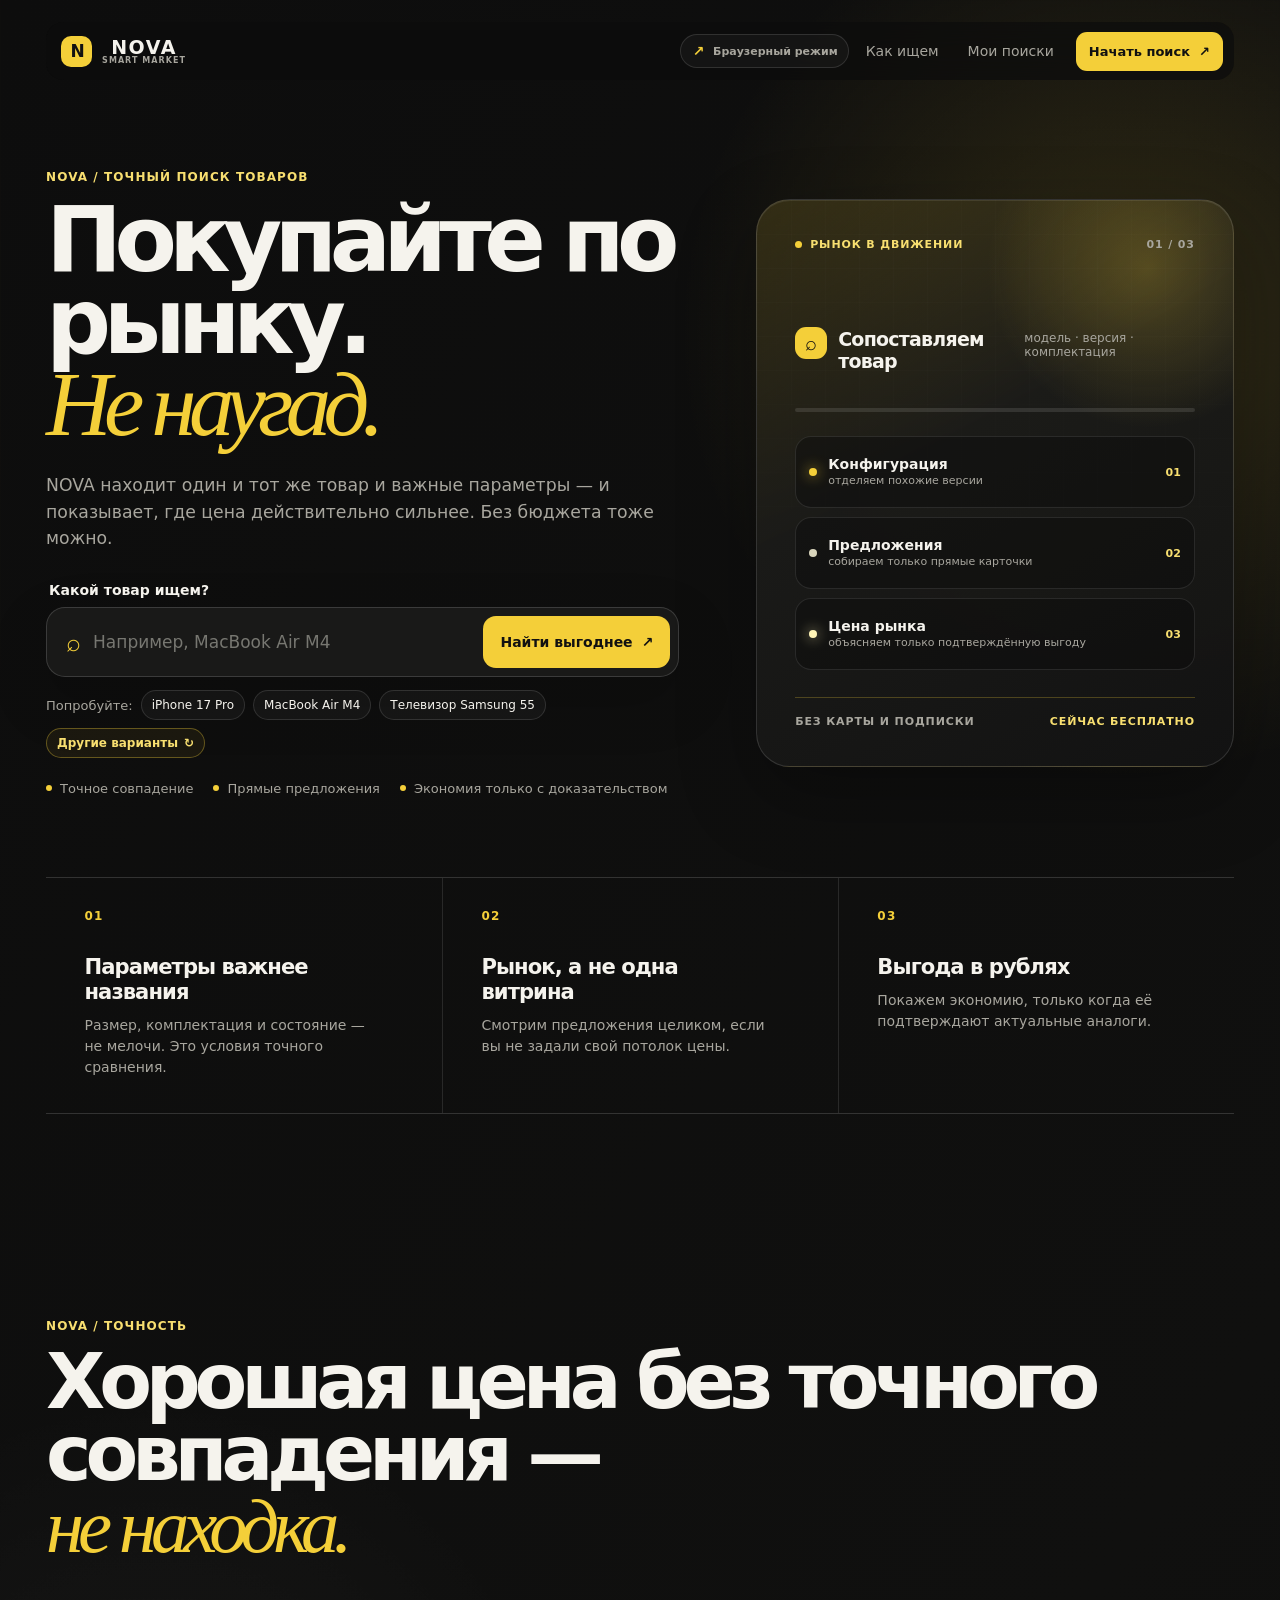
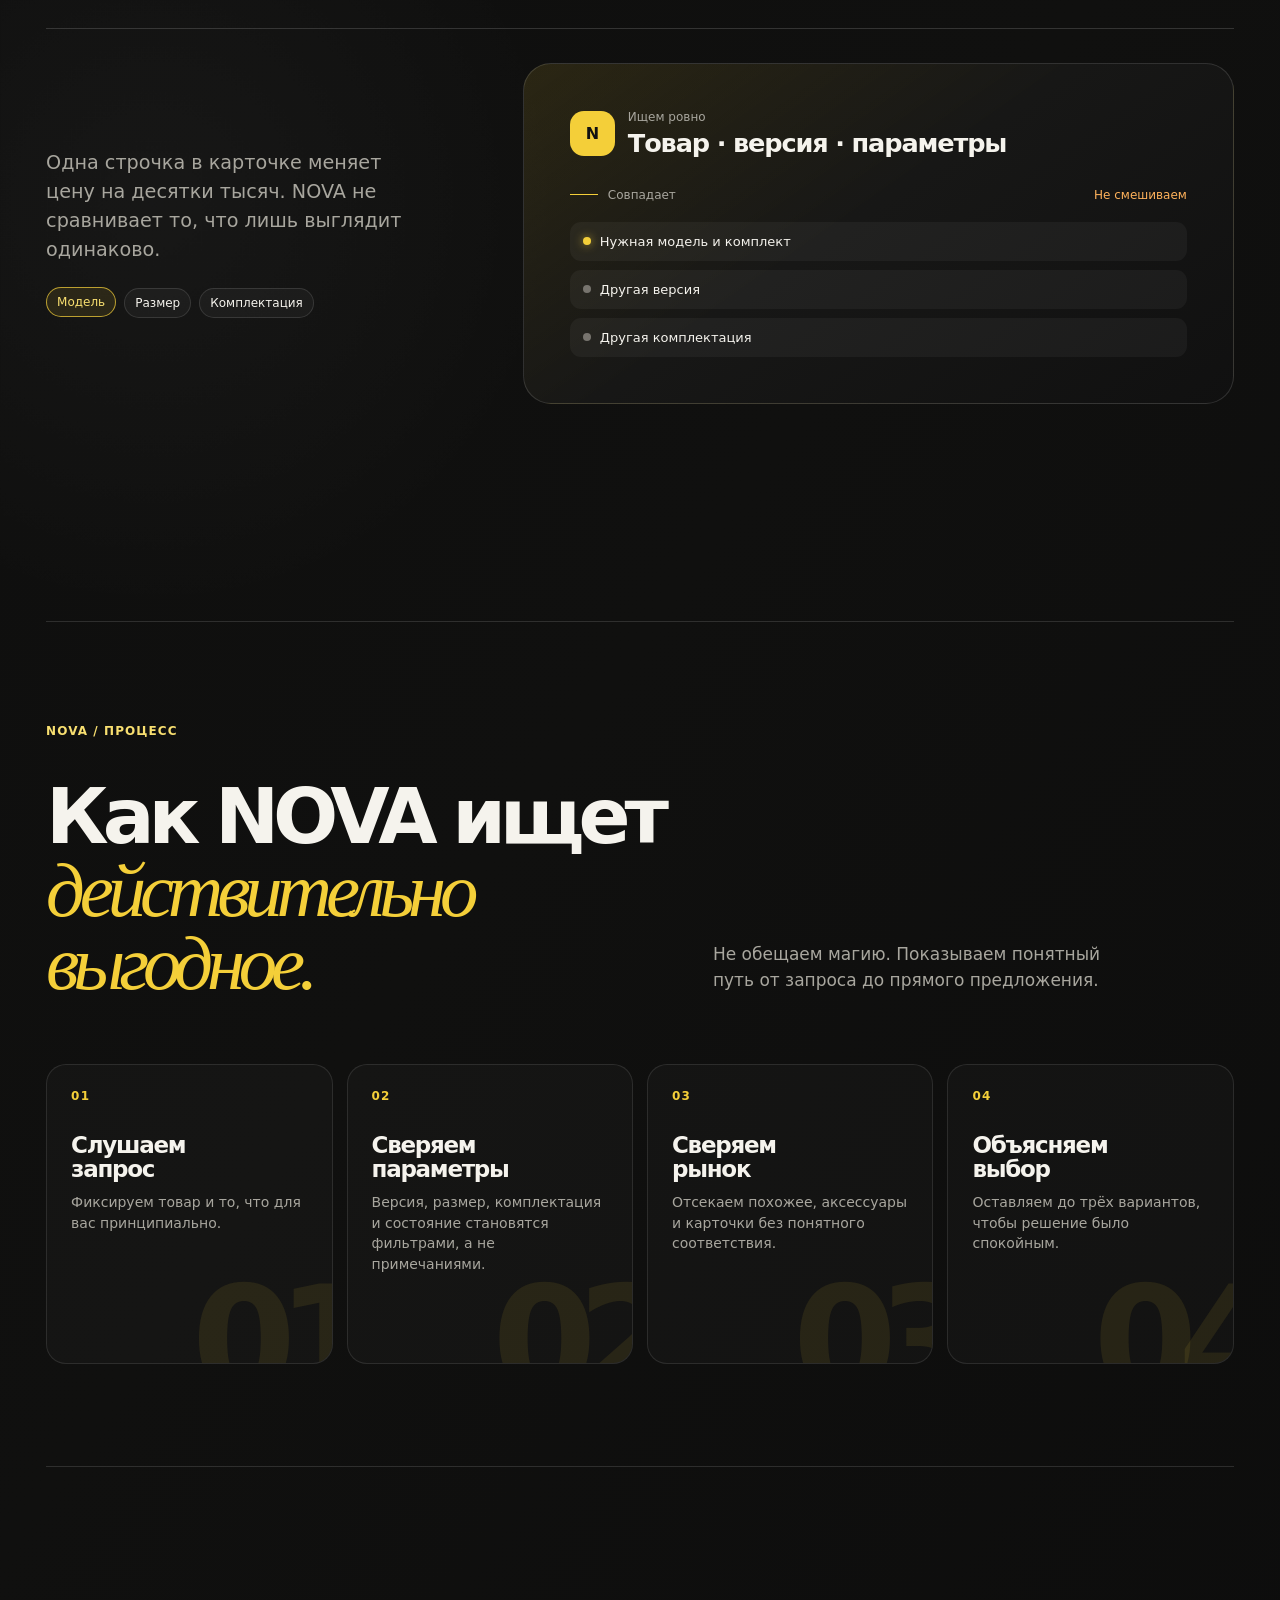
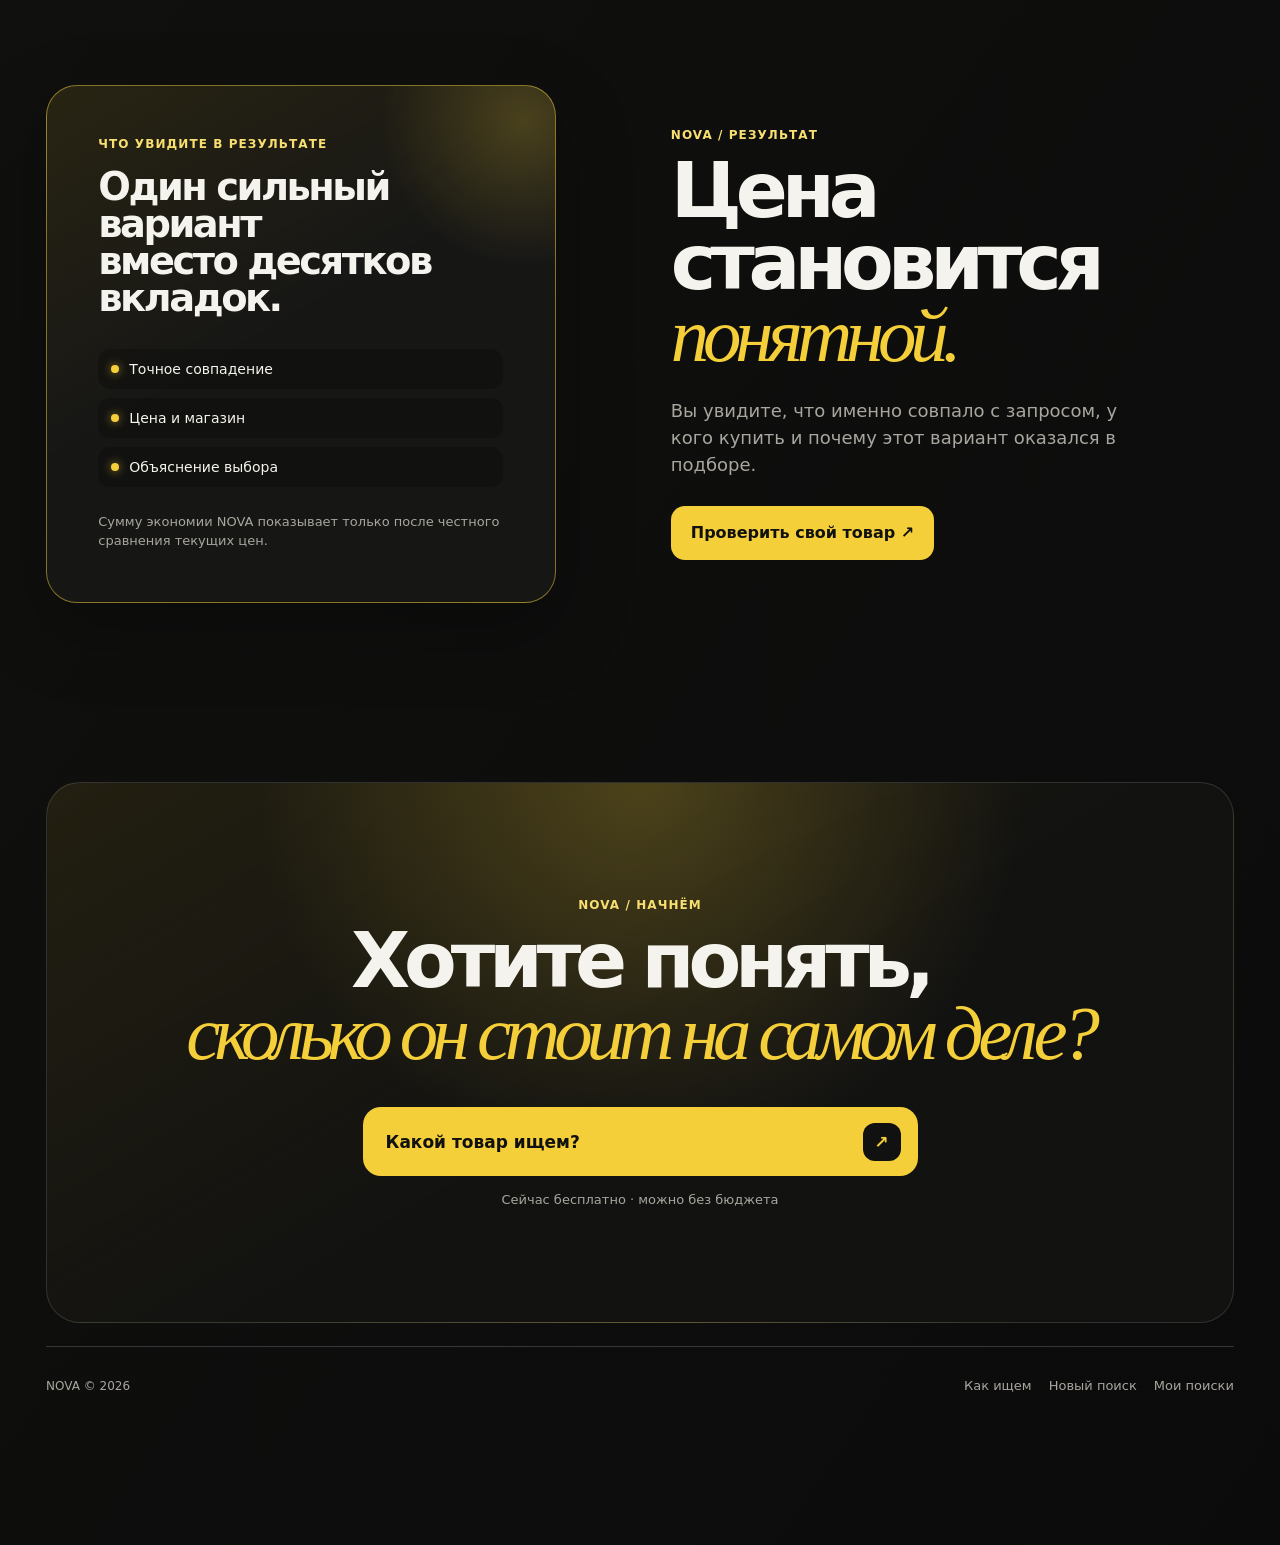
<file: web/index.html>
<!doctype html>
<html lang="ru">
  <head>
    <meta charset="UTF-8" />
    <meta name="viewport" content="width=device-width, initial-scale=1" />
    <meta name="theme-color" content="#101010" />
    <meta
      name="description"
      content="NOVA — спокойный поиск точных товаров ниже рынка."
    />
    <link rel="manifest" href="manifest.webmanifest" />
    <link rel="icon" href="icon.svg" type="image/svg+xml" />
    <link rel="apple-touch-icon" href="icon.svg" />
    <link rel="stylesheet" href="styles.css?v=13" />
    <title>NOVA — smart market</title>
  </head>
  <body>
    <a class="skip-link" href="#app">К содержанию</a>
    <div id="app" class="app-shell" aria-live="polite"></div>
    <!-- The browser app must never wait for Telegram's optional SDK. -->
    <script src="app.js?v=13" defer></script>
    <script
      src="https://telegram.org/js/telegram-web-app.js?61"
      async
      onload="window.dispatchEvent(new Event('telegram-web-app-ready'))"
    ></script>
  </body>
</html>
</file>
<file: web/styles.css>
:root {
  color-scheme: dark;
  --bg: #0d0d0d;
  --surface: #171717;
  --surface-raised: #202020;
  --surface-soft: #292929;
  --text: #f5f3ed;
  --muted: #a8a69e;
  --line: #373737;
  --yellow: #f4cf39;
  --yellow-soft: #f8df70;
  --black: #111111;
  --good: #b9e46b;
  --warn: #ffb25b;
  --danger: #f18b7e;
  --radius-lg: 28px;
  --radius-md: 18px;
  font-family: Inter, ui-sans-serif, system-ui, -apple-system, BlinkMacSystemFont, "Segoe UI", sans-serif;
}

* {
  box-sizing: border-box;
}

html {
  min-width: 320px;
  background: var(--bg);
}

body {
  min-width: 320px;
  min-height: 100vh;
  margin: 0;
  color: var(--text);
  background:
    radial-gradient(circle at 92% 0%, rgba(244, 207, 57, 0.13), transparent 22rem),
    linear-gradient(160deg, #111111 0%, var(--bg) 56%);
}

button,
input,
textarea {
  font: inherit;
}

button {
  cursor: pointer;
}

button:focus-visible,
input:focus-visible,
textarea:focus-visible {
  outline: 3px solid var(--yellow-soft);
  outline-offset: 3px;
}

.skip-link {
  position: absolute;
  z-index: 20;
  left: 16px;
  top: -48px;
  padding: 9px 12px;
  border-radius: 8px;
  color: var(--black);
  background: var(--yellow);
}

.skip-link:focus {
  top: 12px;
}

.app-shell {
  width: min(100%, 1180px);
  min-height: 100vh;
  margin: 0 auto;
  padding: 22px 24px 104px;
}

.topbar,
.topbar__right,
.brand,
.hero__meta,
.stepper,
.summary-row,
.request-meta,
.result-card__top,
.bottom-nav {
  display: flex;
  align-items: center;
}

.topbar {
  justify-content: space-between;
  gap: 16px;
  min-height: 44px;
}

.topbar__right {
  gap: 10px;
}

.brand {
  gap: 10px;
  min-width: 0;
  border: 0;
  padding: 0;
  color: var(--text);
  background: transparent;
  font-weight: 750;
  letter-spacing: -0.04em;
}

.brand__mark {
  display: grid;
  width: 31px;
  height: 31px;
  place-items: center;
  border-radius: 10px;
  color: var(--black);
  background: var(--yellow);
  font-size: 17px;
  letter-spacing: -0.12em;
}

.brand__wordmark {
  display: grid;
  gap: 1px;
  font-size: 19px;
  font-weight: 840;
  letter-spacing: 0.08em;
  line-height: 0.95;
}

.brand__wordmark small {
  color: var(--muted);
  font-size: 8px;
  font-weight: 680;
  letter-spacing: 0.13em;
  text-transform: uppercase;
}

.nav-button,
.text-button {
  border: 0;
  padding: 9px 11px;
  border-radius: 10px;
  color: var(--muted);
  background: transparent;
  font-size: 14px;
}

.nav-button:hover,
.text-button:hover {
  color: var(--text);
  background: rgba(255, 255, 255, 0.05);
}

.page {
  animation: enter 200ms ease-out;
}

@keyframes enter {
  from { opacity: 0; transform: translateY(5px); }
  to { opacity: 1; transform: translateY(0); }
}

.hero {
  display: grid;
  grid-template-columns: minmax(0, 1.35fr) minmax(300px, 0.65fr);
  gap: 26px;
  align-items: stretch;
  min-height: 570px;
  padding: 112px 0 74px;
}

.eyebrow,
.section-label,
.status-label,
.role-label {
  margin: 0;
  color: var(--yellow-soft);
  font-size: 12px;
  font-weight: 760;
  letter-spacing: 0.09em;
  text-transform: uppercase;
}

h1,
h2,
h3,
p {
  margin-top: 0;
}

h1 {
  max-width: 690px;
  margin: 14px 0 22px;
  font-size: clamp(50px, 7.4vw, 92px);
  line-height: 0.97;
  letter-spacing: -0.075em;
}

h2 {
  margin-bottom: 10px;
  font-size: clamp(28px, 4.2vw, 43px);
  line-height: 1;
  letter-spacing: -0.055em;
}

h3 {
  margin-bottom: 7px;
  font-size: 18px;
  letter-spacing: -0.025em;
}

.lead {
  max-width: 550px;
  margin-bottom: 26px;
  color: var(--muted);
  font-size: 18px;
  line-height: 1.55;
}

.hero__meta {
  flex-wrap: wrap;
  gap: 18px;
  margin-top: 20px;
  color: var(--muted);
  font-size: 14px;
}

.hero__meta span::before {
  display: inline-block;
  width: 6px;
  height: 6px;
  margin: 0 8px 2px 0;
  border-radius: 50%;
  content: "";
  background: var(--yellow);
}

.price-card,
.panel,
.request-card,
.result-card,
.empty-state,
.local-note {
  border: 1px solid var(--line);
  border-radius: var(--radius-lg);
  background: rgba(23, 23, 23, 0.92);
}

.price-card {
  display: flex;
  min-height: 315px;
  flex-direction: column;
  justify-content: space-between;
  padding: 28px;
  background:
    linear-gradient(145deg, rgba(244, 207, 57, 0.16), rgba(23, 23, 23, 0.92) 60%),
    var(--surface);
}

.price-card__amount {
  margin: 6px 0 6px;
  color: var(--yellow);
  font-size: clamp(42px, 6vw, 67px);
  font-weight: 760;
  line-height: 0.9;
  letter-spacing: -0.08em;
}

.price-card__amount small {
  font-size: 0.38em;
  letter-spacing: -0.04em;
}

.price-card__text,
.muted,
.panel__intro,
.helper,
.result-card__description,
.request-card p,
.local-note p {
  margin-bottom: 0;
  color: var(--muted);
  line-height: 1.5;
}

.price-card__foot {
  padding-top: 16px;
  border-top: 1px solid rgba(244, 207, 57, 0.32);
  color: var(--yellow-soft);
  font-size: 14px;
}

.button-row {
  display: flex;
  flex-wrap: wrap;
  gap: 11px;
}

.button {
  min-height: 48px;
  border: 1px solid transparent;
  border-radius: 14px;
  padding: 12px 17px;
  font-weight: 720;
  transition: transform 150ms ease, background 150ms ease, border-color 150ms ease;
}

.button:hover {
  transform: translateY(-1px);
}

.button--primary {
  color: var(--black);
  background: var(--yellow);
}

.button--primary:hover {
  background: #ffe36a;
}

.button--secondary {
  border-color: var(--line);
  color: var(--text);
  background: var(--surface-raised);
}

.button--secondary:hover {
  border-color: #575757;
  background: var(--surface-soft);
}

.button--wide {
  width: 100%;
}

.benefits {
  display: grid;
  grid-template-columns: repeat(3, 1fr);
  gap: 12px;
  margin-bottom: 44px;
}

.site-footer {
  display: flex;
  flex-wrap: wrap;
  gap: 8px;
  margin: 18px 0 34px;
  padding-top: 18px;
  border-top: 1px solid var(--line);
}

.site-footer button {
  border: 0;
  padding: 6px 0;
  color: var(--muted);
  background: transparent;
  font-size: 13px;
}

.site-footer button + button::before {
  margin: 0 10px 0 8px;
  color: var(--yellow);
  content: "+";
}

.benefit {
  padding: 16px 0;
  border-top: 1px solid var(--line);
}

.benefit strong,
.benefit span {
  display: block;
}

.benefit strong {
  margin-bottom: 5px;
  font-size: 15px;
}

.benefit span {
  color: var(--muted);
  font-size: 14px;
  line-height: 1.45;
}

.panel {
  width: min(100%, 760px);
  margin: 58px auto 0;
  padding: clamp(22px, 5vw, 38px);
}

.panel--wide {
  width: min(100%, 930px);
}

.panel__head {
  margin-bottom: 28px;
}

.stepper {
  gap: 8px;
  margin-bottom: 28px;
}

.step {
  width: 100%;
  height: 4px;
  border-radius: 10px;
  background: var(--surface-soft);
}

.step--active,
.step--done {
  background: var(--yellow);
}

.choice-grid {
  display: grid;
  grid-template-columns: repeat(2, 1fr);
  gap: 10px;
}

.choice {
  display: flex;
  min-height: 86px;
  align-items: center;
  gap: 12px;
  border: 1px solid var(--line);
  border-radius: var(--radius-md);
  padding: 15px;
  color: var(--text);
  background: var(--surface);
  text-align: left;
}

.choice:hover {
  border-color: #606060;
  background: var(--surface-raised);
}

.choice--selected {
  border-color: var(--yellow);
  background: rgba(244, 207, 57, 0.11);
}

.choice__icon {
  display: grid;
  width: 38px;
  height: 38px;
  flex: 0 0 auto;
  place-items: center;
  border-radius: 12px;
  background: var(--surface-soft);
  font-size: 19px;
}

.choice--selected .choice__icon {
  background: var(--yellow);
}

.choice strong,
.choice small {
  display: block;
}

.choice strong {
  font-size: 15px;
}

.choice small {
  margin-top: 3px;
  color: var(--muted);
  font-size: 12px;
}

.form-grid {
  display: grid;
  grid-template-columns: 1fr 1fr;
  gap: 16px;
}

.form-field {
  display: grid;
  gap: 8px;
}

.form-field--wide {
  grid-column: 1 / -1;
}

.spec-section + .spec-section {
  margin-top: 24px;
}

.field-label {
  margin: 0 0 9px;
  color: var(--muted);
  font-size: 14px;
  font-weight: 650;
}

.spec-choice-grid {
  display: grid;
  grid-template-columns: repeat(3, 1fr);
  gap: 9px;
}

.spec-choice-grid--two {
  grid-template-columns: repeat(2, 1fr);
}

.spec-choice {
  min-height: 76px;
  border: 1px solid var(--line);
  border-radius: 14px;
  padding: 12px;
  color: var(--text);
  background: var(--surface);
  text-align: left;
}

.spec-choice:hover {
  border-color: #606060;
  background: var(--surface-raised);
}

.spec-choice--selected {
  border-color: var(--yellow);
  background: rgba(244, 207, 57, 0.11);
}

.spec-choice strong,
.spec-choice small {
  display: block;
}

.spec-choice strong {
  font-size: 14px;
}

.spec-choice small {
  margin-top: 4px;
  color: var(--muted);
  font-size: 11px;
  line-height: 1.25;
}

label {
  color: var(--muted);
  font-size: 14px;
  font-weight: 650;
}

.field-optional {
  color: var(--yellow-soft);
  font-size: 11px;
  font-weight: 600;
}

input,
textarea {
  width: 100%;
  border: 1px solid var(--line);
  border-radius: 14px;
  padding: 14px 15px;
  color: var(--text);
  background: var(--black);
}

input::placeholder,
textarea::placeholder {
  color: #777771;
}

input:focus,
textarea:focus {
  border-color: var(--yellow);
}

.priority-list {
  display: grid;
  gap: 10px;
}

.priority {
  display: flex;
  align-items: center;
  justify-content: space-between;
  gap: 16px;
  width: 100%;
  border: 1px solid var(--line);
  border-radius: var(--radius-md);
  padding: 16px;
  color: var(--text);
  background: var(--surface);
  text-align: left;
}

.priority:hover {
  border-color: #606060;
}

.priority--selected {
  border-color: var(--yellow);
  background: rgba(244, 207, 57, 0.11);
}

.priority__title,
.priority__text {
  display: block;
}

.priority__text {
  margin-top: 4px;
  color: var(--muted);
  font-size: 14px;
  line-height: 1.35;
}

.priority__check {
  display: grid;
  width: 24px;
  height: 24px;
  flex: 0 0 auto;
  place-items: center;
  border: 1px solid var(--line);
  border-radius: 50%;
  color: var(--black);
}

.priority--selected .priority__check {
  border-color: var(--yellow);
  background: var(--yellow);
}

.wizard-actions {
  display: flex;
  justify-content: space-between;
  gap: 12px;
  margin-top: 28px;
}

.summary-list {
  display: grid;
  gap: 0;
  margin: 0;
}

.summary-row {
  justify-content: space-between;
  gap: 14px;
  padding: 14px 0;
  border-bottom: 1px solid var(--line);
}

.summary-row dt {
  color: var(--muted);
  font-size: 14px;
}

.summary-row dd {
  margin: 0;
  text-align: right;
  font-weight: 650;
}

.summary-row--price dd {
  color: var(--yellow);
  font-size: 20px;
}

.local-note {
  margin: 20px 0;
  padding: 15px 16px;
  border-radius: var(--radius-md);
  background: rgba(244, 207, 57, 0.08);
}

.local-note strong {
  color: var(--yellow-soft);
}

.saved-icon {
  display: grid;
  width: 64px;
  height: 64px;
  margin-bottom: 22px;
  place-items: center;
  border-radius: 22px;
  color: var(--black);
  background: var(--yellow);
  font-size: 30px;
}

.screen-head {
  margin: 66px 0 25px;
}

.screen-head--split {
  display: flex;
  align-items: end;
  justify-content: space-between;
  gap: 16px;
}

.request-list,
.result-list {
  display: grid;
  gap: 12px;
}

.request-card,
.result-card,
.empty-state {
  padding: 21px;
}

.request-card__title {
  margin-bottom: 7px;
}

.request-meta {
  flex-wrap: wrap;
  gap: 8px 14px;
  margin-top: 17px;
  color: var(--muted);
  font-size: 14px;
}

.request-meta strong {
  color: var(--yellow-soft);
}

.tag {
  padding: 5px 8px;
  border-radius: 8px;
  color: var(--yellow-soft);
  background: rgba(244, 207, 57, 0.11);
  font-size: 12px;
  font-weight: 680;
}

.demo-notice {
  margin: 20px 0 24px;
  padding: 13px 15px;
  border-left: 2px solid var(--yellow);
  color: var(--muted);
  background: rgba(244, 207, 57, 0.07);
  font-size: 14px;
  line-height: 1.45;
}

.result-card {
  position: relative;
  overflow: hidden;
}

.result-card--best {
  border-color: rgba(244, 207, 57, 0.58);
}

.result-card--caution {
  border-color: rgba(255, 178, 91, 0.56);
}

.result-card__top {
  justify-content: space-between;
  gap: 16px;
}

.result-card__price {
  margin: 0;
  color: var(--yellow);
  font-size: 30px;
  font-weight: 760;
  letter-spacing: -0.05em;
}

.role-label--good { color: var(--good); }
.role-label--warn { color: var(--warn); }

.result-card__facts {
  display: flex;
  flex-wrap: wrap;
  gap: 8px;
  margin: 16px 0;
}

.fact {
  padding: 6px 9px;
  border-radius: 8px;
  color: var(--muted);
  background: var(--surface-soft);
  font-size: 13px;
}

.result-card__reason {
  margin: 0;
  color: var(--text);
  line-height: 1.5;
}

.result-card__saving {
  margin: 0 0 11px;
  color: var(--yellow-soft);
  font-size: 15px;
  font-weight: 730;
}

.result-card__trend {
  display: inline-flex;
  align-items: center;
  gap: 7px;
  margin: 12px 0 0;
  color: var(--muted);
  font-size: 13px;
  line-height: 1.4;
}

.result-card__trend > span:first-child {
  display: grid;
  width: 20px;
  height: 20px;
  flex: 0 0 auto;
  place-items: center;
  border-radius: 50%;
  background: rgba(255, 255, 255, 0.07);
  font-size: 14px;
  font-weight: 760;
}

.result-card__trend--down > span:first-child { color: var(--good); }
.result-card__trend--up > span:first-child { color: var(--warn); }

.result-card__store {
  margin: 12px 0 0;
  color: var(--muted);
  font-size: 14px;
}

.result-card__risk {
  margin: 13px 0 0;
  color: var(--warn);
  font-size: 14px;
  line-height: 1.45;
}

.result-link {
  display: inline-flex;
  align-items: center;
  gap: 7px;
  margin-top: 17px;
  border-radius: 10px;
  padding: 9px 11px;
  color: var(--black);
  background: var(--yellow);
  font-size: 13px;
  font-weight: 740;
  text-decoration: none;
}

.result-link:hover {
  background: #ffe36a;
}

.market-steps {
  display: grid;
  grid-template-columns: repeat(3, 1fr);
  gap: 12px;
}

.market-steps article {
  min-height: 205px;
  border-top: 1px solid var(--line);
  padding: 18px 4px 0;
}

.market-steps span {
  display: block;
  margin-bottom: 32px;
  color: var(--yellow);
  font-size: 13px;
  font-weight: 760;
  letter-spacing: 0.1em;
}

.market-steps p {
  margin: 0;
  color: var(--muted);
  font-size: 14px;
  line-height: 1.5;
}

.search-state {
  min-height: 400px;
  padding-top: 80px;
  text-align: center;
}

.search-orbit {
  width: 58px;
  height: 58px;
  margin: 0 auto 26px;
  border: 4px solid rgba(244, 207, 57, 0.18);
  border-top-color: var(--yellow);
  border-radius: 50%;
  animation: orbit 900ms linear infinite;
}

@keyframes orbit {
  to { transform: rotate(360deg); }
}

.empty-state {
  text-align: center;
}

.empty-state--clarify {
  border-color: rgba(244, 207, 57, 0.44);
  background:
    linear-gradient(145deg, rgba(244, 207, 57, 0.1), rgba(23, 23, 23, 0.92) 58%),
    var(--surface);
}

.empty-state--clarify .section-label {
  margin-bottom: 13px;
}

.empty-state__actions {
  justify-content: center;
  margin-top: 18px;
}

.empty-state__icon {
  display: grid;
  width: 54px;
  height: 54px;
  margin: 0 auto 15px;
  place-items: center;
  border-radius: 18px;
  background: var(--surface-soft);
  font-size: 24px;
}

.bottom-nav {
  position: fixed;
  z-index: 5;
  left: 50%;
  bottom: 16px;
  width: min(calc(100% - 32px), 500px);
  justify-content: space-around;
  gap: 4px;
  transform: translateX(-50%);
  border: 1px solid #444;
  border-radius: 20px;
  padding: 7px;
  background: rgba(27, 27, 27, 0.94);
  box-shadow: 0 12px 40px rgba(0, 0, 0, 0.35);
  backdrop-filter: blur(16px);
}

.bottom-nav button {
  min-height: 41px;
  flex: 1;
  border: 0;
  border-radius: 13px;
  padding: 7px 9px;
  color: var(--muted);
  background: transparent;
  font-size: 12px;
  font-weight: 650;
}

.bottom-nav button:hover,
.bottom-nav button[aria-current="page"] {
  color: var(--black);
  background: var(--yellow);
}

@media (min-width: 721px) {
  .bottom-nav {
    display: none;
  }
}

@media (max-width: 720px) {
  .app-shell {
    padding: 18px 16px 100px;
  }

  .topbar__right .nav-button:first-child {
    display: none;
  }

  .hero {
    grid-template-columns: 1fr;
    min-height: 0;
    padding: 52px 0 38px;
  }

  .price-card {
    min-height: 246px;
  }

  .benefits {
    grid-template-columns: 1fr;
    gap: 0;
  }

  .market-steps {
    grid-template-columns: 1fr;
    gap: 0;
  }

  .market-steps article {
    min-height: 0;
    padding: 18px 0;
  }

  .market-steps span {
    margin-bottom: 16px;
  }

  .benefit {
    padding: 14px 0;
  }

  .panel {
    margin-top: 36px;
  }

  .screen-head {
    margin-top: 42px;
  }
}

@media (max-width: 470px) {
  .topbar__right .nav-button {
    display: none;
  }

  h1 {
    font-size: 49px;
  }

  .lead {
    font-size: 16px;
  }

  .hero__meta {
    align-items: flex-start;
    flex-direction: column;
    gap: 8px;
  }

  .site-footer {
    justify-content: center;
  }

  .choice-grid,
  .form-grid,
  .spec-choice-grid {
    grid-template-columns: 1fr;
  }

  .form-field--wide {
    grid-column: auto;
  }

  .wizard-actions {
    flex-direction: column-reverse;
  }

  .wizard-actions .button {
    width: 100%;
  }

  .screen-head--split {
    align-items: flex-start;
    flex-direction: column;
  }

  .bottom-nav button {
    padding-inline: 4px;
    font-size: 10px;
  }
}

@media (prefers-reduced-motion: reduce) {
  .page,
  .button,
  .search-orbit {
    animation: none;
    transition: none;
  }
}

/* NOVA home: large, calm search experience */
:root {
  --ease-out: cubic-bezier(0.22, 1, 0.36, 1);
  --glow: rgba(244, 207, 57, 0.22);
  --page-width: 1520px;
}

html {
  scroll-behavior: smooth;
}

body {
  background:
    radial-gradient(circle at 88% 7%, rgba(244, 207, 57, 0.15), transparent 28rem),
    radial-gradient(circle at 12% 38%, rgba(255, 255, 255, 0.035), transparent 26rem),
    linear-gradient(125deg, #0d0d0d 0%, #10100f 48%, #0b0b0b 100%);
}

.app-shell {
  width: min(100%, var(--page-width));
  padding:
    calc(22px + var(--telegram-safe-top, 0px))
    calc(clamp(24px, 3.6vw, 64px) + var(--telegram-safe-right, 0px))
    calc(104px + var(--telegram-safe-bottom, 0px))
    calc(clamp(24px, 3.6vw, 64px) + var(--telegram-safe-left, 0px));
}

.topbar {
  position: sticky;
  z-index: 20;
  top: 16px;
  min-height: 58px;
  padding: 8px 10px 8px 14px;
  border: 1px solid transparent;
  border-radius: 18px;
  background: rgba(13, 13, 13, 0.74);
  backdrop-filter: blur(18px);
  transition: border-color 220ms var(--ease-out), background 220ms var(--ease-out), box-shadow 220ms var(--ease-out);
}

.topbar:hover {
  border-color: rgba(255, 255, 255, 0.08);
  background: rgba(17, 17, 17, 0.88);
  box-shadow: 0 12px 36px rgba(0, 0, 0, 0.2);
}

.topbar__right {
  gap: 5px;
}

.telegram-context {
  display: inline-flex;
  align-items: center;
  gap: 7px;
  min-height: 34px;
  border: 1px solid rgba(244, 207, 57, 0.24);
  border-radius: 999px;
  padding: 6px 10px;
  color: var(--yellow-soft);
  background: rgba(244, 207, 57, 0.08);
  font-size: 11px;
  font-weight: 750;
  line-height: 1;
  white-space: nowrap;
}

.telegram-context i {
  display: grid;
  width: 15px;
  height: 15px;
  place-items: center;
  border-radius: 50%;
  color: var(--black);
  background: var(--yellow);
  font-size: 10px;
  font-style: normal;
}

.telegram-context--loading i {
  color: transparent;
  background: transparent;
  border: 2px solid rgba(244, 207, 57, 0.28);
  border-top-color: var(--yellow);
  animation: telegram-spin 780ms linear infinite;
}

.telegram-context--browser {
  border-color: rgba(255, 255, 255, 0.12);
  color: var(--muted);
  background: rgba(255, 255, 255, 0.035);
}

.telegram-context--browser i {
  color: var(--yellow);
  background: transparent;
  font-size: 14px;
}

.telegram-context--unavailable {
  border-color: rgba(255, 178, 91, 0.35);
  color: var(--warn);
  background: rgba(255, 178, 91, 0.09);
  cursor: pointer;
  transition: transform 180ms var(--ease-out), background 180ms var(--ease-out);
}

.telegram-context--unavailable i {
  color: var(--black);
  background: var(--warn);
}

.telegram-context--unavailable:hover {
  transform: translateY(-1px);
  background: rgba(255, 178, 91, 0.16);
}

@keyframes telegram-spin {
  to { transform: rotate(1turn); }
}

.nav-button {
  position: relative;
  padding: 10px 12px;
  transition: color 180ms var(--ease-out), background 180ms var(--ease-out), transform 180ms var(--ease-out);
}

.nav-button::after {
  position: absolute;
  right: 12px;
  bottom: 6px;
  left: 12px;
  height: 1px;
  transform: scaleX(0);
  transform-origin: left;
  content: "";
  background: var(--yellow);
  transition: transform 180ms var(--ease-out);
}

.nav-button:hover {
  transform: translateY(-1px);
}

.nav-button:hover::after {
  transform: scaleX(1);
}

.header-search {
  display: inline-flex;
  align-items: center;
  gap: 9px;
  min-height: 39px;
  margin-left: 5px;
  border: 1px solid rgba(244, 207, 57, 0.3);
  border-radius: 11px;
  padding: 8px 12px;
  color: var(--black);
  background: var(--yellow);
  font-size: 13px;
  font-weight: 780;
  transition: transform 180ms var(--ease-out), background 180ms var(--ease-out), box-shadow 180ms var(--ease-out);
}

.header-search span,
.hero-search__submit span,
.button span,
.final-cta__button b {
  transition: transform 180ms var(--ease-out);
}

.header-search:hover,
.hero-search__submit:hover,
.final-cta__button:hover {
  transform: translateY(-2px);
  background: #ffe36a;
  box-shadow: 0 14px 28px rgba(244, 207, 57, 0.17);
}

.header-search:hover span,
.hero-search__submit:hover span,
.button:hover span,
.final-cta__button:hover b {
  transform: translateX(3px);
}

.nova-home {
  padding-bottom: 34px;
}

.hero--nova {
  grid-template-columns: minmax(0, 1.14fr) minmax(420px, 0.86fr);
  gap: clamp(34px, 6vw, 110px);
  min-height: min(760px, calc(100vh - 72px));
  padding: clamp(82px, 10vh, 148px) 0 clamp(74px, 9vh, 130px);
}

.hero__copy {
  align-self: center;
}

.hero--nova h1 {
  max-width: 870px;
  margin: 15px 0 27px;
  font-size: clamp(64px, 7.1vw, 128px);
  line-height: 0.9;
  letter-spacing: -0.085em;
}

.hero--nova h1 em,
.story-section h2 em,
.final-cta h2 em {
  color: var(--yellow);
  font-family: Georgia, "Times New Roman", serif;
  font-weight: 500;
}

.hero--nova .lead {
  max-width: 650px;
  margin-bottom: 31px;
  font-size: clamp(17px, 1.35vw, 21px);
  line-height: 1.52;
}

.hero-search {
  max-width: 760px;
}

.hero-search__label {
  display: block;
  margin: 0 0 9px 3px;
  color: var(--text);
  font-size: 14px;
  font-weight: 720;
}

.hero-search__row {
  display: flex;
  min-height: 70px;
  align-items: center;
  gap: 12px;
  border: 1px solid rgba(255, 255, 255, 0.15);
  border-radius: 19px;
  padding: 8px 8px 8px 19px;
  background: rgba(28, 28, 27, 0.88);
  box-shadow: 0 22px 58px rgba(0, 0, 0, 0.19);
  transition: border-color 200ms var(--ease-out), box-shadow 200ms var(--ease-out), transform 200ms var(--ease-out);
}

.hero-search__row:hover {
  transform: translateY(-2px);
  border-color: rgba(244, 207, 57, 0.42);
}

.hero-search__row:focus-within {
  border-color: var(--yellow);
  box-shadow: 0 0 0 5px rgba(244, 207, 57, 0.1), 0 22px 58px rgba(0, 0, 0, 0.24);
}

.hero-search__icon {
  color: var(--yellow);
  font-size: 25px;
  line-height: 1;
}

.hero-search__row input {
  min-width: 0;
  flex: 1;
  border: 0;
  padding: 10px 0;
  color: var(--text);
  background: transparent;
  font-size: 17px;
  outline: 0;
}

.hero-search__row input:focus {
  border-color: transparent;
}

.hero-search__submit {
  display: inline-flex;
  min-height: 52px;
  align-items: center;
  gap: 9px;
  flex: 0 0 auto;
  border: 0;
  border-radius: 13px;
  padding: 12px 17px;
  color: var(--black);
  background: var(--yellow);
  font-size: 14px;
  font-weight: 790;
  transition: transform 180ms var(--ease-out), background 180ms var(--ease-out), box-shadow 180ms var(--ease-out);
}

.quick-queries {
  display: flex;
  flex-wrap: wrap;
  align-items: center;
  gap: 8px;
  margin-top: 13px;
  color: var(--muted);
  font-size: 13px;
}

.quick-queries__label {
  white-space: nowrap;
}

.quick-queries__items {
  display: inline-flex;
  flex-wrap: wrap;
  gap: 8px;
}

.quick-queries button,
.version-chip {
  border: 1px solid rgba(255, 255, 255, 0.12);
  border-radius: 999px;
  padding: 7px 10px;
  color: var(--text);
  background: rgba(255, 255, 255, 0.035);
  font-size: 12px;
  transition: transform 180ms var(--ease-out), border-color 180ms var(--ease-out), background 180ms var(--ease-out), color 180ms var(--ease-out);
}

.quick-queries button:hover,
.version-chip:hover,
.version-chip--selected {
  transform: translateY(-1px);
  border-color: rgba(244, 207, 57, 0.72);
  color: var(--yellow-soft);
  background: rgba(244, 207, 57, 0.1);
}

.quick-queries__rotate {
  display: inline-flex;
  align-items: center;
  gap: 6px;
  border-color: rgba(244, 207, 57, 0.34) !important;
  color: var(--yellow-soft) !important;
  background: rgba(244, 207, 57, 0.06) !important;
  font-weight: 720;
}

.quick-queries__rotate span {
  transition: transform 180ms var(--ease-out);
}

.quick-queries__rotate:hover {
  border-color: rgba(244, 207, 57, 0.78) !important;
  background: rgba(244, 207, 57, 0.13) !important;
}

.quick-queries__rotate:hover span {
  transform: rotate(90deg);
}

.quick-queries__status {
  position: absolute;
  width: 1px;
  height: 1px;
  overflow: hidden;
  clip: rect(0 0 0 0);
  clip-path: inset(50%);
  white-space: nowrap;
}

.hero--nova .hero__meta {
  gap: 13px 20px;
  margin-top: 23px;
  font-size: 13px;
}

.market-simulator {
  position: relative;
  display: flex;
  min-height: 568px;
  flex-direction: column;
  justify-content: space-between;
  overflow: hidden;
  align-self: center;
  border: 1px solid rgba(255, 255, 255, 0.13);
  border-radius: 34px;
  padding: clamp(22px, 3vw, 38px);
  background:
    radial-gradient(circle at var(--pointer-x, 82%) var(--pointer-y, 12%), rgba(244, 207, 57, 0.24), transparent 10rem),
    linear-gradient(150deg, rgba(244, 207, 57, 0.14), rgba(27, 27, 25, 0.96) 42%, rgba(19, 19, 19, 0.96));
  box-shadow: inset 0 1px 0 rgba(255, 255, 255, 0.08), 0 28px 78px rgba(0, 0, 0, 0.3);
  transition: transform 300ms var(--ease-out), border-color 300ms var(--ease-out), box-shadow 300ms var(--ease-out);
}

.market-simulator:hover {
  transform: translateY(-7px) rotate(-0.45deg);
  border-color: rgba(244, 207, 57, 0.5);
  box-shadow: inset 0 1px 0 rgba(255, 255, 255, 0.1), 0 36px 90px rgba(0, 0, 0, 0.4);
}

.market-simulator::before {
  position: absolute;
  inset: 0;
  pointer-events: none;
  content: "";
  opacity: 0.42;
  background-image: linear-gradient(rgba(255, 255, 255, 0.035) 1px, transparent 1px), linear-gradient(90deg, rgba(255, 255, 255, 0.035) 1px, transparent 1px);
  background-size: 34px 34px;
  mask-image: linear-gradient(to bottom, black, transparent 92%);
}

.market-simulator > * {
  position: relative;
  z-index: 1;
}

.market-simulator__top,
.market-simulator__foot,
.market-simulator__query,
.market-simulator__cards article,
.version-lab__model,
.version-lab__rule,
.result-preview__rows span {
  display: flex;
  align-items: center;
}

.market-simulator__top,
.market-simulator__foot {
  justify-content: space-between;
  gap: 12px;
  color: var(--muted);
  font-size: 11px;
  font-weight: 720;
  letter-spacing: 0.08em;
  text-transform: uppercase;
}

.simulator-live {
  display: inline-flex;
  align-items: center;
  gap: 8px;
  color: var(--yellow-soft);
}

.simulator-live i {
  width: 7px;
  height: 7px;
  border-radius: 50%;
  background: var(--yellow);
  box-shadow: 0 0 0 0 rgba(244, 207, 57, 0.6);
  animation: soft-pulse 1.8s ease-out infinite;
}

.market-simulator__query {
  align-items: flex-start;
  gap: 11px;
  margin-top: auto;
  margin-bottom: 12px;
}

.market-simulator__query > span {
  display: grid;
  width: 32px;
  height: 32px;
  flex: 0 0 auto;
  place-items: center;
  border-radius: 11px;
  color: var(--black);
  background: var(--yellow);
  font-size: 20px;
}

.market-simulator__query strong,
.market-simulator__query small {
  display: block;
}

.market-simulator__query strong {
  margin-top: 1px;
  font-size: 19px;
  letter-spacing: -0.04em;
}

.market-simulator__query small {
  margin-top: 4px;
  color: var(--muted);
  font-size: 12px;
}

.market-simulator__track {
  position: relative;
  height: 4px;
  overflow: hidden;
  margin: 24px 0;
  border-radius: 99px;
  background: rgba(255, 255, 255, 0.11);
}

.market-simulator__track span {
  position: absolute;
  top: 0;
  bottom: 0;
  left: -35%;
  width: 35%;
  border-radius: inherit;
  background: linear-gradient(90deg, transparent, var(--yellow), transparent);
  animation: scan-line 3.2s var(--ease-out) infinite;
}

.market-simulator__cards {
  display: grid;
  gap: 9px;
}

.market-simulator__cards article {
  gap: 11px;
  min-height: 72px;
  border: 1px solid rgba(255, 255, 255, 0.1);
  border-radius: 16px;
  padding: 13px;
  background: rgba(13, 13, 13, 0.46);
  transition: transform 220ms var(--ease-out), background 220ms var(--ease-out), border-color 220ms var(--ease-out);
}

.market-simulator__cards article:hover {
  transform: translateX(5px);
  border-color: rgba(244, 207, 57, 0.45);
  background: rgba(244, 207, 57, 0.08);
}

.simulator-card__dot {
  width: 8px;
  height: 8px;
  border-radius: 50%;
  background: var(--yellow);
  box-shadow: 0 0 13px rgba(244, 207, 57, 0.8);
}

.simulator-card__dot--soft { background: #d9d5bc; box-shadow: none; }
.simulator-card__dot--bright { background: #fff4b6; box-shadow: 0 0 13px rgba(255, 244, 182, 0.75); }

.market-simulator__cards div {
  min-width: 0;
  flex: 1;
}

.market-simulator__cards strong,
.market-simulator__cards small {
  display: block;
}

.market-simulator__cards strong {
  font-size: 14px;
}

.market-simulator__cards small {
  margin-top: 2px;
  color: var(--muted);
  font-size: 11px;
  line-height: 1.25;
}

.market-simulator__cards b {
  color: var(--yellow-soft);
  font-size: 11px;
}

.market-simulator__foot {
  margin-top: 27px;
  padding-top: 17px;
  border-top: 1px solid rgba(244, 207, 57, 0.25);
}

.market-simulator__foot strong {
  color: var(--yellow-soft);
}

.proof-strip {
  display: grid;
  grid-template-columns: repeat(3, 1fr);
  gap: 0;
  margin: 0 0 clamp(120px, 16vw, 235px);
  border-top: 1px solid rgba(255, 255, 255, 0.15);
  border-bottom: 1px solid rgba(255, 255, 255, 0.15);
}

.proof-strip article {
  min-height: 235px;
  padding: 31px clamp(22px, 3vw, 42px);
  border-left: 1px solid rgba(255, 255, 255, 0.11);
  transition: background 240ms var(--ease-out), transform 240ms var(--ease-out);
}

.proof-strip article:first-child {
  border-left: 0;
}

.proof-strip article:hover {
  transform: translateY(-5px);
  background: linear-gradient(145deg, rgba(244, 207, 57, 0.12), transparent 72%);
}

.proof-strip article > span,
.process-grid article > span {
  display: block;
  margin-bottom: 31px;
  color: var(--yellow);
  font-size: 12px;
  font-weight: 780;
  letter-spacing: 0.1em;
}

.proof-strip strong {
  display: block;
  max-width: 270px;
  font-size: clamp(18px, 1.65vw, 25px);
  letter-spacing: -0.045em;
}

.proof-strip p {
  max-width: 300px;
  margin: 11px 0 0;
  color: var(--muted);
  font-size: 14px;
  line-height: 1.5;
}

.story-section {
  margin: 0 0 clamp(124px, 17vw, 260px);
}

.story-section__head {
  max-width: 1050px;
  margin-bottom: clamp(35px, 5vw, 72px);
}

.story-section h2,
.final-cta h2 {
  margin: 13px 0 0;
  font-size: clamp(46px, 6vw, 100px);
  line-height: 0.94;
  letter-spacing: -0.08em;
}

.version-lab {
  display: grid;
  grid-template-columns: minmax(250px, 0.72fr) minmax(390px, 1.28fr);
  gap: clamp(28px, 6vw, 120px);
  align-items: center;
  border-top: 1px solid rgba(255, 255, 255, 0.15);
  padding-top: 34px;
}

.version-lab__copy p {
  max-width: 390px;
  color: var(--muted);
  font-size: clamp(17px, 1.5vw, 21px);
  line-height: 1.52;
}

.version-lab__chips {
  display: flex;
  flex-wrap: wrap;
  gap: 8px;
  margin-top: 24px;
}

.version-lab__diagram {
  overflow: hidden;
  border: 1px solid rgba(255, 255, 255, 0.13);
  border-radius: 28px;
  padding: clamp(22px, 4vw, 46px);
  background: linear-gradient(145deg, rgba(244, 207, 57, 0.12), rgba(24, 24, 23, 0.96) 46%, rgba(17, 17, 17, 0.96));
  transition: border-color 260ms var(--ease-out), transform 260ms var(--ease-out), box-shadow 260ms var(--ease-out);
}

.version-lab__diagram:hover {
  transform: translateY(-5px);
  border-color: rgba(244, 207, 57, 0.53);
  box-shadow: 0 24px 58px rgba(0, 0, 0, 0.25);
}

.version-lab__model {
  gap: 13px;
}

.version-lab__mark {
  display: grid;
  width: 45px;
  height: 45px;
  place-items: center;
  border-radius: 14px;
  color: var(--black);
  background: var(--yellow);
  font-weight: 850;
}

.version-lab__model small,
.version-lab__model strong {
  display: block;
}

.version-lab__model small {
  margin-bottom: 4px;
  color: var(--muted);
  font-size: 12px;
}

.version-lab__model strong {
  font-size: clamp(17px, 2vw, 26px);
  letter-spacing: -0.045em;
}

.version-lab__rule {
  gap: 10px;
  margin: 30px 0 20px;
  color: var(--muted);
  font-size: 12px;
}

.version-lab__rule::before {
  width: 28px;
  height: 1px;
  content: "";
  background: var(--yellow);
}

.version-lab__rule span:last-child {
  margin-left: auto;
  color: var(--warn);
}

.version-lab__rows {
  display: grid;
  gap: 9px;
}

.version-lab__rows p {
  display: flex;
  align-items: center;
  gap: 9px;
  margin: 0;
  border-radius: 11px;
  padding: 12px 13px;
  color: var(--text);
  background: rgba(255, 255, 255, 0.045);
  font-size: 13px;
}

.version-lab__rows i,
.result-preview__rows i {
  width: 8px;
  height: 8px;
  flex: 0 0 auto;
  border-radius: 50%;
}

.match-dot,
.result-preview__rows i { background: var(--yellow); box-shadow: 0 0 10px rgba(244, 207, 57, 0.66); }
.miss-dot { background: #77746e; }

.story-section--how {
  padding: clamp(47px, 8vw, 105px) 0;
  border-top: 1px solid rgba(255, 255, 255, 0.13);
  border-bottom: 1px solid rgba(255, 255, 255, 0.13);
}

.story-section__head--wide {
  display: grid;
  grid-template-columns: 1.1fr 0.9fr;
  max-width: none;
  align-items: end;
  gap: 30px;
}

.story-section__head--wide .section-label,
.story-section__head--wide h2 {
  grid-column: 1;
}

.story-section__head--wide > p:last-child {
  max-width: 390px;
  grid-column: 2;
  grid-row: 2;
  margin: 0 0 7px;
  color: var(--muted);
  font-size: 17px;
  line-height: 1.5;
}

.process-grid {
  display: grid;
  grid-template-columns: repeat(4, 1fr);
  gap: 14px;
}

.process-grid article {
  position: relative;
  min-height: 300px;
  overflow: hidden;
  border: 1px solid rgba(255, 255, 255, 0.1);
  border-radius: 20px;
  padding: 24px;
  background: rgba(255, 255, 255, 0.025);
  transition: transform 230ms var(--ease-out), border-color 230ms var(--ease-out), background 230ms var(--ease-out), box-shadow 230ms var(--ease-out);
}

.process-grid article::after {
  position: absolute;
  right: -30px;
  bottom: -65px;
  color: rgba(244, 207, 57, 0.09);
  content: attr(data-number);
  font-size: 150px;
  font-weight: 800;
  letter-spacing: -0.13em;
}

.process-grid article:hover {
  z-index: 1;
  transform: translateY(-8px);
  border-color: rgba(244, 207, 57, 0.58);
  background: linear-gradient(150deg, rgba(244, 207, 57, 0.14), rgba(255, 255, 255, 0.04));
  box-shadow: 0 22px 48px rgba(0, 0, 0, 0.2);
}

.process-grid h3 {
  max-width: 170px;
  margin-bottom: 11px;
  font-size: 23px;
  line-height: 1.02;
  letter-spacing: -0.055em;
}

.process-grid p {
  position: relative;
  z-index: 1;
  color: var(--muted);
  font-size: 14px;
  line-height: 1.48;
}

.story-section--result {
  margin-bottom: clamp(96px, 14vw, 210px);
}

.result-preview {
  display: grid;
  grid-template-columns: minmax(350px, 0.95fr) minmax(350px, 1.05fr);
  gap: clamp(38px, 9vw, 165px);
  align-items: center;
}

.result-preview__card {
  min-height: 458px;
  border: 1px solid rgba(244, 207, 57, 0.5);
  border-radius: 31px;
  padding: clamp(28px, 4vw, 53px);
  background:
    radial-gradient(circle at 94% 7%, rgba(244, 207, 57, 0.22), transparent 9rem),
    linear-gradient(150deg, rgba(244, 207, 57, 0.11), rgba(23, 23, 22, 0.96) 47%);
  box-shadow: 0 26px 75px rgba(0, 0, 0, 0.29);
  transition: transform 300ms var(--ease-out), box-shadow 300ms var(--ease-out);
}

.result-preview__card:hover {
  transform: rotate(0.6deg) translateY(-6px);
  box-shadow: 0 37px 85px rgba(0, 0, 0, 0.4);
}

.result-preview__card h3 {
  margin: 18px 0 32px;
  font-size: clamp(26px, 3vw, 41px);
  line-height: 0.96;
  letter-spacing: -0.065em;
}

.result-preview__rows {
  display: grid;
  gap: 9px;
}

.result-preview__rows span {
  gap: 10px;
  border-radius: 12px;
  padding: 12px 13px;
  background: rgba(0, 0, 0, 0.24);
  font-size: 14px;
}

.result-preview__note {
  margin: 26px 0 0;
  color: var(--muted);
  font-size: 13px;
  line-height: 1.45;
}

.result-preview__copy p:not(.section-label) {
  max-width: 460px;
  margin: 24px 0 27px;
  color: var(--muted);
  font-size: 18px;
  line-height: 1.52;
}

.result-preview__copy .button {
  min-height: 54px;
  padding-inline: 19px;
}

.final-cta {
  padding: clamp(60px, 9vw, 128px) clamp(25px, 6vw, 95px);
  border: 1px solid rgba(255, 255, 255, 0.13);
  border-radius: 34px;
  text-align: center;
  background:
    radial-gradient(circle at 50% 0%, rgba(244, 207, 57, 0.23), transparent 24rem),
    linear-gradient(150deg, rgba(244, 207, 57, 0.09), rgba(18, 18, 17, 0.98) 55%);
}

.final-cta h2 {
  max-width: 940px;
  margin: 13px auto 37px;
}

.final-cta__button {
  display: inline-flex;
  min-width: min(100%, 555px);
  min-height: 69px;
  align-items: center;
  justify-content: space-between;
  gap: 18px;
  border: 0;
  border-radius: 18px;
  padding: 12px 17px 12px 23px;
  color: var(--black);
  background: var(--yellow);
  font-size: 17px;
  font-weight: 790;
  text-align: left;
  transition: transform 180ms var(--ease-out), background 180ms var(--ease-out), box-shadow 180ms var(--ease-out);
}

.final-cta__button b {
  display: grid;
  width: 38px;
  height: 38px;
  place-items: center;
  border-radius: 12px;
  color: var(--yellow);
  background: var(--black);
}

.final-cta > p:last-child {
  margin: 16px 0 0;
  color: var(--muted);
  font-size: 13px;
}

.nova-home .site-footer {
  align-items: center;
  gap: 17px;
  margin: 23px 0 0;
  padding: 24px 0 7px;
}

.nova-home .site-footer span {
  margin-right: auto;
  color: var(--muted);
  font-size: 12px;
}

.nova-home .site-footer button {
  padding: 7px 0;
  transition: color 180ms var(--ease-out), transform 180ms var(--ease-out);
}

.nova-home .site-footer button + button::before {
  content: none;
}

.nova-home .site-footer button:hover {
  transform: translateY(-1px);
  color: var(--yellow-soft);
}

.reveal {
  opacity: 0;
  transform: translateY(20px);
  transition: opacity 700ms var(--ease-out), transform 700ms var(--ease-out);
}

.reveal.is-visible {
  opacity: 1;
  transform: translateY(0);
}

@keyframes soft-pulse {
  0% { box-shadow: 0 0 0 0 rgba(244, 207, 57, 0.55); }
  62%, 100% { box-shadow: 0 0 0 10px rgba(244, 207, 57, 0); }
}

@keyframes scan-line {
  0% { transform: translateX(0); }
  55%, 100% { transform: translateX(390%); }
}

@media (max-width: 1060px) {
  .hero--nova {
    grid-template-columns: minmax(0, 1fr) minmax(340px, 0.8fr);
    gap: 34px;
  }

  .hero--nova h1 {
    font-size: clamp(58px, 7vw, 92px);
  }

  .market-simulator {
    min-height: 510px;
  }

  .process-grid {
    grid-template-columns: repeat(2, 1fr);
  }
}

@media (max-width: 790px) {
  .app-shell {
    padding: calc(14px + var(--telegram-safe-top, 0px)) calc(16px + var(--telegram-safe-right, 0px)) calc(100px + var(--telegram-safe-bottom, 0px)) calc(16px + var(--telegram-safe-left, 0px));
  }

  .topbar {
    top: 8px;
    min-height: 50px;
    padding: 6px 8px;
  }

  .topbar__right .nav-button {
    display: none;
  }

  .telegram-context {
    max-width: 138px;
    overflow: hidden;
    text-overflow: ellipsis;
  }

  .header-search {
    min-height: 36px;
    padding: 7px 9px;
    font-size: 12px;
  }

  .hero--nova {
    grid-template-columns: 1fr;
    min-height: auto;
    gap: 42px;
    padding: 64px 0 85px;
  }

  .hero--nova h1 {
    max-width: 620px;
    font-size: clamp(54px, 15vw, 85px);
  }

  .hero-search__row {
    min-height: 64px;
    padding-left: 14px;
  }

  .hero-search__submit {
    min-height: 48px;
    padding-inline: 13px;
    font-size: 13px;
  }

  .market-simulator {
    min-height: 435px;
  }

  .proof-strip,
  .version-lab,
  .story-section__head--wide,
  .result-preview {
    grid-template-columns: 1fr;
  }

  .proof-strip {
    margin-bottom: 116px;
  }

  .proof-strip article {
    min-height: 0;
    border-top: 1px solid rgba(255, 255, 255, 0.11);
    border-left: 0;
    padding: 25px 0;
  }

  .proof-strip article:first-child {
    border-top: 0;
  }

  .proof-strip article > span {
    margin-bottom: 18px;
  }

  .story-section__head--wide .section-label,
  .story-section__head--wide h2,
  .story-section__head--wide > p:last-child {
    grid-column: auto;
    grid-row: auto;
  }

  .story-section__head--wide > p:last-child {
    margin: 0;
  }

  .process-grid {
    grid-template-columns: 1fr;
  }

  .process-grid article {
    min-height: 210px;
  }

  .story-section h2,
  .final-cta h2 {
    font-size: clamp(45px, 12.5vw, 76px);
  }

  .result-preview__card {
    min-height: 0;
  }

  .nova-home .site-footer {
    justify-content: center;
  }

  .nova-home .site-footer span {
    width: 100%;
    margin: 0;
    text-align: center;
  }
}

@media (max-width: 500px) {
  .brand__wordmark {
    font-size: 17px;
  }

  .header-search {
    margin-left: 0;
  }

  .telegram-context span {
    display: none;
  }

  .telegram-context {
    min-width: 34px;
    justify-content: center;
    padding-inline: 8px;
  }

  .header-search span {
    display: none;
  }

  .hero--nova .lead {
    font-size: 16px;
  }

  .hero-search__row {
    display: grid;
    grid-template-columns: 22px 1fr;
    gap: 7px;
    padding: 13px;
  }

  .hero-search__row input {
    font-size: 15px;
  }

  .hero-search__submit {
    width: 100%;
    grid-column: 1 / -1;
    justify-content: center;
  }

  .hero--nova .hero__meta {
    align-items: flex-start;
    gap: 8px;
  }

  .market-simulator {
    min-height: 410px;
    border-radius: 25px;
    padding: 22px;
  }

  .market-simulator__cards article {
    min-height: 67px;
  }

  .version-lab__diagram,
  .result-preview__card,
  .final-cta {
    border-radius: 23px;
  }

  .version-lab__model strong {
    font-size: 16px;
  }

  .final-cta__button {
    min-height: 62px;
    font-size: 15px;
  }
}

@media (prefers-reduced-motion: reduce) {
  html {
    scroll-behavior: auto;
  }

  .reveal,
  .reveal.is-visible,
  .market-simulator,
  .market-simulator:hover,
  .market-simulator__cards article,
  .market-simulator__cards article:hover,
  .proof-strip article,
  .proof-strip article:hover,
  .process-grid article,
  .process-grid article:hover,
  .version-lab__diagram,
  .version-lab__diagram:hover,
  .result-preview__card,
  .result-preview__card:hover,
  .hero-search__row,
  .hero-search__row:hover,
  .header-search,
  .hero-search__submit,
  .final-cta__button,
  .quick-queries__rotate,
  .quick-queries__rotate:hover,
  .quick-queries__rotate span {
    transform: none;
    animation: none;
    transition: none;
  }

  .reveal {
    opacity: 1;
  }

  .simulator-live i,
  .market-simulator__track span {
    animation: none;
  }
}
</file>
